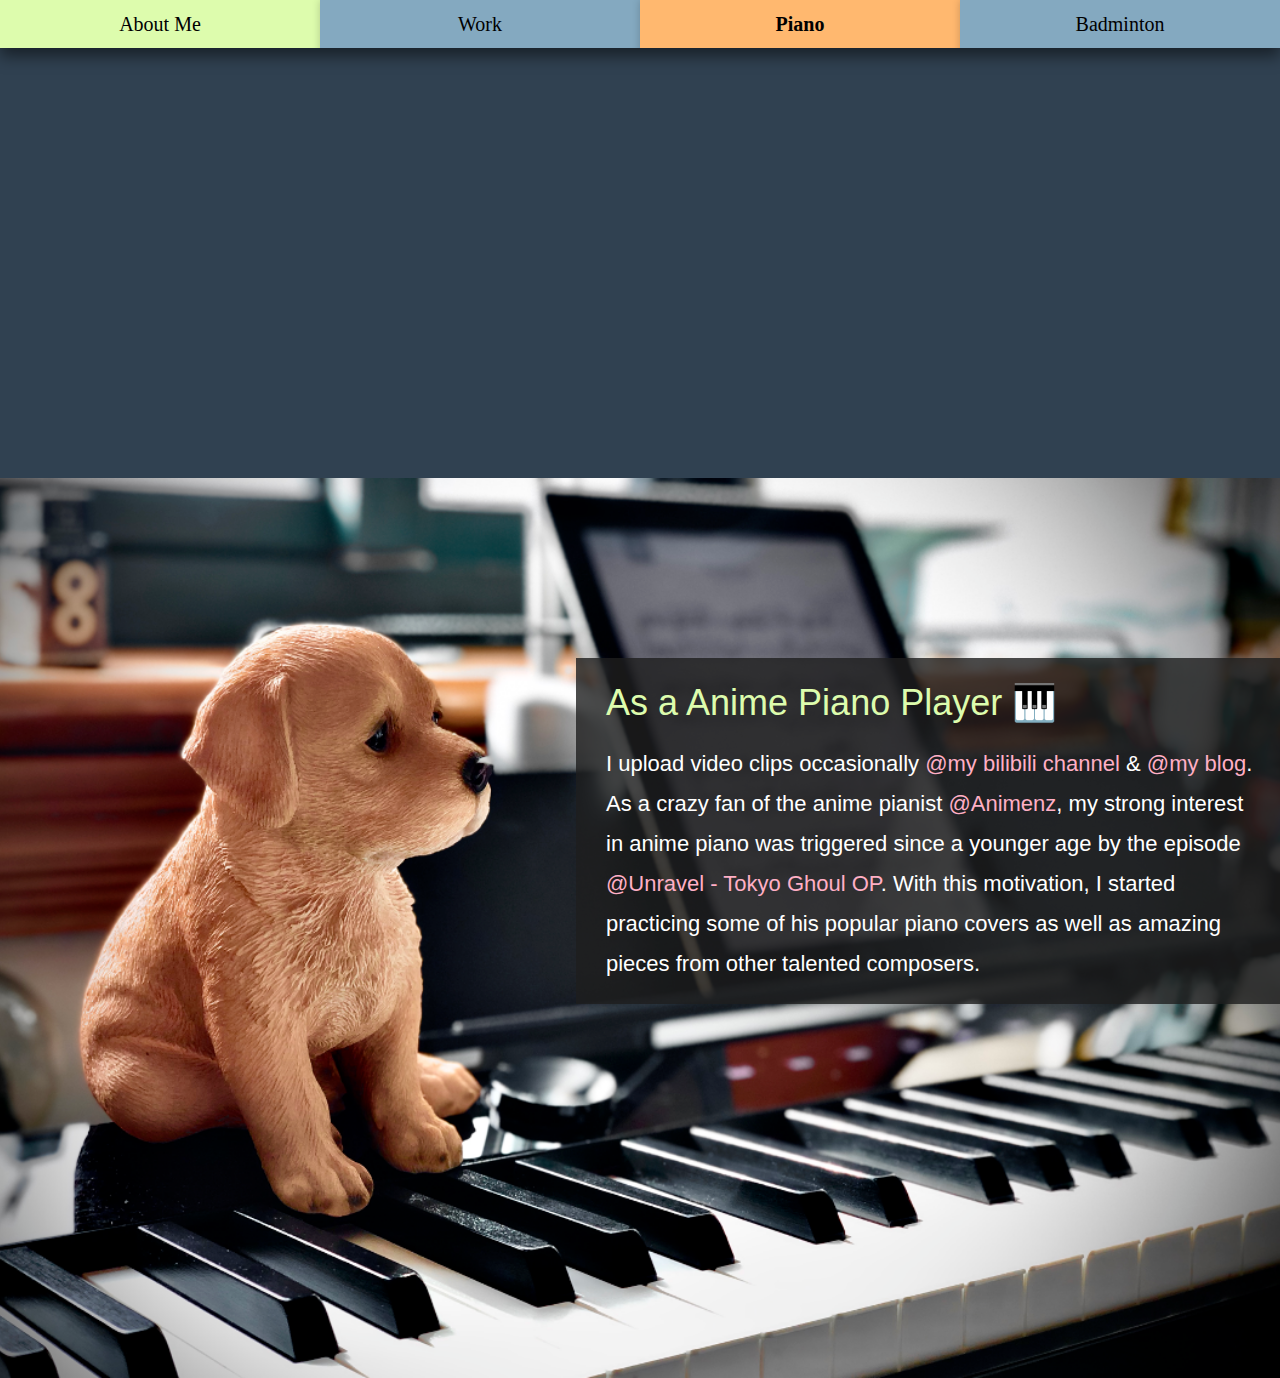
<file: html/piano.html>
<!DOCTYPE html>
<html lang="en">

    <head>
        <meta charset="UTF-8">
        <link rel="stylesheet" href="../css/html5reset.css">
        <link rel="stylesheet" href="../css/styles.css">
        <title>About Me</title>
    </head>

    <body>
        <header>
            <nav>
                <a href="../index.html">About Me</a>
                <a href="./work.html">Work</a>
                <a href="./piano.html" href="#main" style="background-color: #ffb86f; color: black; font-weight: 610;">Piano</a>
                <a href="./badminton.html">Badminton</a>
            </nav>
        </header>

        <main>
            <div class="piano-profile">
                <div class="piano-profile-text">
                    <h2 class="piano-profile-title">As a Anime Piano Player 🎹</h2>
                    <br>
                    <p class="piano-profile-description">I upload video clips occasionally <a href="https://space.bilibili.com/43655575" target="_blank">@my bilibili channel</a> & <a href="https://kx-huang.github.io/posts/anime_piano/" target="_blank">@my blog</a>. As a crazy fan of the anime pianist <a href="https://www.youtube.com/Animenzzz" target="_blank">@Animenz</a>, my strong interest in anime piano was triggered since a younger age by the episode <a href="https://www.youtube.com/watch?v=sEQf5lcnj_o" target="_blank">@Unravel - Tokyo Ghoul OP</a>. With this motivation, I started practicing some of his popular piano covers as well as amazing pieces from other talented composers.
                    </p>
                </div>
            </div>
        </main>

        <footer>
        </footer>
    </body>

</html>
</file>
<file: css/styles.css>
body.preload * {
  -webkit-transition: none !important;
  -webkit-animation-duration: 0s !important;
  -moz-transition: none !important;
  -ms-transition: none !important;
  -o-transition: none !important;
  animation-duration: 0s !important;
  transition: background-color 0s, opacity 0s, color 0s, width 0s, height 0s,
    padding 0s, margin 0s !important;
}

a.skip-main {
  left: -999px;
  position: absolute;
  top: auto;
  overflow: hidden;
  z-index: -999;
}
a.skip-main:focus,
a.skip-main:active {
  color: #fff;
  background-color: #000;
  left: auto;
  top: auto;
  width: 30%;
  height: auto;
  overflow: auto;
  margin: 10px 35%;
  padding: 5px;
  border-radius: 15px;
  border: 4px solid yellow;
  text-align: center;
  font-size: 1.2em;
  z-index: 999;
}

img {
  width: 50%;
}

* {
  background-color: #304151;
  color: white;
  font-family: "Gill Sans", "Gill Sans MT", Calibri, "Trebuchet MS", sans-serif;
}

body {
  display: grid;
  grid-template: 48px 430px auto auto/ 100%;
}

header {
  grid-row: 1;
}

aside {
  grid-row: 2;
}

main {
  grid-row: 3;
}

footer {
  grid-row: 4;
}

div {
  background-color: transparent;
}

p {
  font-weight: 50;
  line-height: 30px;
  font-size: 20px;
  background-color: transparent;
}

ul {
  font-weight: 50;
  line-height: 32px;
  font-size: 20px;
  list-style-type: disc;
  list-style-position: inside;
  margin-left: 10px;
}

ul ul {
  font-size: 18px;
  list-style-type: circle;
  list-style-position: inside;
  margin-left: 20px;
}

em {
  font-style: italic;
  color: #ffb86f;
}

nav {
  overflow: hidden;
  display: flex;
  font-family: "Audiowide", "Gill Sans";
  box-shadow: 0 8px 16px 0 rgba(0, 0, 0, 0.5);
  width: 100%;
}

nav a {
  background-color: #84a9c0;
  width: 25%;
  float: left;
  color: black;
  text-align: center;
  padding: 14px 16px;
  text-decoration: none;
  font-size: 20px;
  box-shadow: 4px 4px 8px 4px rgba(0, 0, 0, 0.2);
  transition: 0.35s;
}

nav a:hover {
  background-color: #ddfcad;
  text-decoration: none;
  color: black;
  transition: 0.35s;
}

a {
  color: #ffafc5;
  text-decoration: none;
  background-color: transparent;
}

a:hover {
  text-decoration: underline;
}

h3,
.project-title {
  font-size: 26px;
  font-weight: normal;
  line-height: 30px;
  color: #ffb86f;
  background-color: transparent;
}

h2 {
  font-size: 30px;
  line-height: 50px;
  background-color: transparent;
}

h1 {
  font-size: 38px;
  font-family: "Audiowide", "Gill Sans";
  line-height: 60px;
  color: #ddfcad;
}

hr {
  border: 0;
  border-top: 2px solid;
  width: 94%;
  opacity: 10%;
}

.profile {
  display: flex;
  align-items: center;
  margin-left: 5%;
  margin-right: 5%;
  margin-top: 20px;
  margin-bottom: 20px;
  background-color: transparent;
}

@keyframes select-avatar {
  from {
    background-color: #465666;
    width: 210px;
    height: 210px;
  }
  to {
    background-color: #6c87a3;
    width: 270px;
    height: 270px;
  }
}

@keyframes unselect-avatar {
  from {
    background-color: #6c87a3;
    width: 270px;
    height: 270px;
  }
  to {
    background-color: #465666;
    width: 210px;
    height: 210px;
  }
}

.avatar {
  margin-top: auto;
  margin-bottom: auto;
  width: 210px;
  height: 210px;
  border-radius: 50%;
  border: 5px solid grey;
  background-color: #4b5267;
  box-shadow: -6px 4px 8px 0 rgba(0, 0, 0, 0.5);
  transition: 0.35s;
  animation-name: unselect-avatar;
  animation-duration: 0.5s;
  animation-fill-mode: forwards;
}

.avatar:hover {
  box-shadow: -6px 8px 16px 0 rgba(0, 0, 0, 0.5);
  transition: 0.35s;
  animation-name: select-avatar;
  animation-duration: 0.5s;
  animation-fill-mode: forwards;
}

.profile-text {
  margin-right: 4%;
  margin-left: 30px;
}

.gallery {
  display: flex;
  justify-content: center;
  height: 350px;
  margin-top: 30px;
  margin-bottom: 50px;
}

.gallery-window {
  width: 90%;
  justify-content: center;
}

.gallery-imgs {
  width: 100%;
}

.gallery-img {
  height: 350px;
  width: auto;
  margin-left: auto;
  margin-right: auto;
  border-radius: 5%;
  box-shadow: 0 4px 8px 0 rgba(0, 0, 0, 0.5);
  transition: 0.35s;
}

.gallery-img:hover {
  box-shadow: 0 8px 16px 0 rgba(0, 0, 0, 0.5);
  transition: 0.35s;
}

.gallery-switch {
  cursor: pointer;
  font-size: 40px;
  padding: 0;
  border: none;
  opacity: 50%;
  color: white;
  background-color: transparent;
  margin: -5%;
  transition: 0.5s;
}

.gallery-switch:hover {
  opacity: 100%;
  transition: 0.5s;
}

.gallery-bullet {
  height: 20px;
  width: 100px;
  margin-left: auto;
  margin-right: auto;
  margin-top: 20px;
  display: flex;
}

.bullet {
  height: 10px;
  width: 10px;
  border-radius: 50%;
  border: 2px solid white;
  margin-left: auto;
  margin-right: auto;
  cursor: pointer;
}

.title {
  margin-left: 5%;
  margin-right: 5%;
  margin-top: 10px;
}

.text {
  margin-left: 5%;
  margin-right: 5%;
}

@keyframes select-card {
  from {
    background-color: #465666;
  }
  to {
    background-color: #617991;
  }
}

@keyframes unselect-card {
  from {
    background-color: #617991;
  }
  to {
    background-color: #465666;
  }
}

.project-card {
  box-shadow: -4px 8px 16px 0 rgba(0, 0, 0, 0.5);
  transition: 0.35s;
  margin-left: 15px;
  margin-right: 15px;
  cursor: pointer;
  background-color: #465666;
  animation-name: unselect-card;
  animation-duration: 0.5s;
  animation-fill-mode: forwards;
}

.project-card:hover {
  box-shadow: -8px 16px 32px 0 rgba(0, 0, 0, 0.5);
  transition: 0.35s;
  text-decoration: none;
  animation-name: select-card;
  animation-duration: 0.5s;
  animation-fill-mode: forwards;
}

.project-text {
  padding: 2px 16px;
  margin: 10px;
  margin-top: 25px;
  margin-bottom: 15px;
}

.project-demo {
  display: flex;
  align-items: stretch;
  margin: 20px 5% 30px 5%;
}

.piano-profile {
  background-image: url(../image/piano_cover.png);
  background-position: center;
  background-repeat: no-repeat;
  background-size: cover;
  height: 100vh;
  position: relative;
}

.piano-profile-text {
  left: 45%;
  width: 55%;
  position: relative;
  top: 20vh;
  background-color: rgba(30, 30, 30, 0.8);
  color: black;
  max-height: 80vh;
  padding-bottom: 20px;
  padding-top: 20px;
}

.piano-profile-title {
  font-size: 36px;
  color: #ddfcad;
  margin-left: 30px;
  margin-right: 30px;
}

.piano-profile-description {
  margin-left: 30px;
  margin-right: 20px;
  font-size: 22px;
  line-height: 40px;
}

.video {
  width: 100%;
  justify-content: center;
  display: flex;
}

.form-container {
  display: flex;
  justify-content: center;
  width: 100%;
}

.form {
  display: flex;
  flex-wrap: wrap;
  margin-bottom: 10px;
  width: 80%;
  gap: 20px;
}

.form-item {
  width: 100%;
}

.form-label {
  color: #ffb86f;
  font-size: 25px;
  font-family: "Gill Sans", "Gill Sans MT", Calibri, "Trebuchet MS", sans-serif;
  margin-bottom: 10px;
}

input {
  width: 98%;
  height: 35px;
  font-size: 20px;
  border: white solid 3px;
  border-radius: 8px;
}

textarea {
  width: 98%;
  height: 125px;
  font-size: 20px;
  border: white solid 3px;
  border-radius: 10px;
}

button {
  font-size: 25px;
  color: black;
  height: 50px;
  max-width: 200px;
  border: #add8f3 solid 3px;
  border-radius: 20px;
  background-color: #add8f3;
  margin: auto;
  transition: 0.35s;
}

button:hover {
  transition: 0.35s;
  color: black;
  border: #ffafc5 solid 3px;
  background-color:#ffafc5;
}

@media (prefers-reduced-motion: reduce) {
  * {
    animation: none;
    animation-duration: 0s !important;
    transition: background-color 0s, opacity 0s, color 0s, width 0s, height 0s,
      padding 0s, margin 0s !important;
    -webkit-transition: none !important;
    -webkit-animation-duration: 0s !important;
    -moz-transition: none !important;
    -ms-transition: none !important;
    -o-transition: none !important;
  }
}

@media screen and (max-width: 800px) {
  body {
    grid-template: 192px 400px auto auto/ 100%;
  }

  nav {
    flex-wrap: wrap;
  }

  nav a {
    width: 100%;
  }

  .profile {
    flex-wrap: wrap;
    justify-content: center;
  }

  .avatar {
    width: 30%;
    height: 30%;
    margin-bottom: 10px;
  }

  .project-demo {
    flex-wrap: wrap;
    margin: 0 10px;
  }

  .project-card {
    width: 100%;
    margin: 10px;
  }

  .piano-profile-text {
    width: 100%;
    left: 0;
  }

  .piano-profile-title {
    font-size: 36px;
  }

  .piano-profile-description {
    font-size: 22px;
    line-height: 30px;
  }

  iframe {
    height: 300px;
  }

  .gallery-switch {
    margin: -3px;
  }

  .gallery-img {
    height: auto;
    width: auto;
    max-height: 360px;
    max-width: 95%;
  }

  .gallery-window {
    display: flex;
    flex-wrap: wrap;
    align-items: center;
  }

  .gallery-imgs {
    width: 100%;
  }
}

@media screen and (max-width: 600px) {
  body {
    grid-template: 192px 0px auto auto/ 100%;
  }

  .gallery,
  .first-dividor {
    display: none;
    visibility: hidden;
  }

  .avatar {
    margin-top: 10px;
    margin-bottom: 15px;
  }

  .title {
    font-size: 30px;
  }
}
</file>
